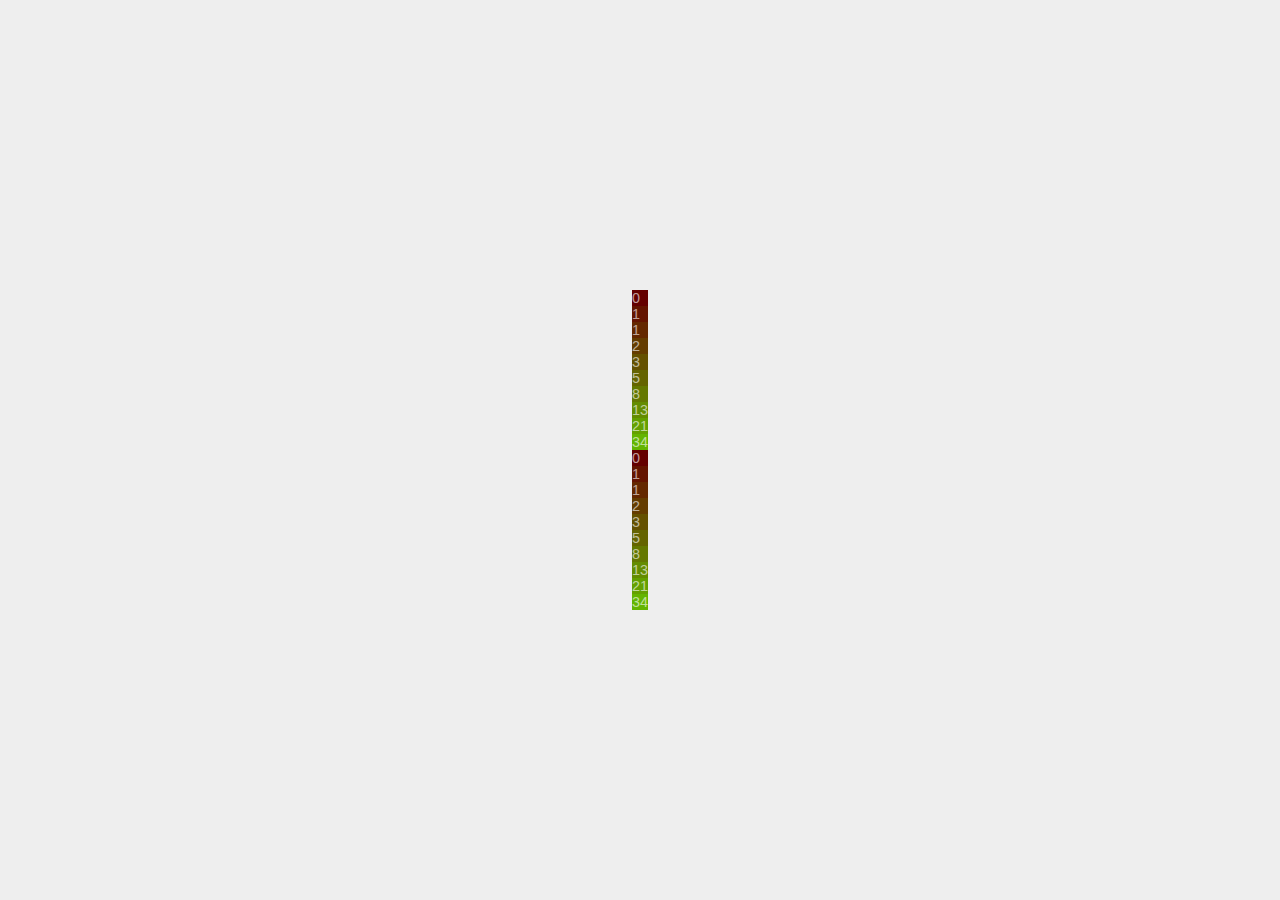
<file: 05_fibonacci-flexbox/index.html>
<!DOCTYPE html>
<html lang="en">
<head>
    <meta charset="UTF-8">
    <meta name="viewport" content="width=device-width, initial-scale=1.0">
    <meta http-equiv="X-UA-Compatible" content="ie=edge">
    <title>Flexbox excersice - Fibonacci Flexbox</title>
    <link rel="stylesheet" href="css/style.css">
</head>
<body>
    <article>
        <section class="box-1">0</section>
        <section class="box-2">1</section>
        <section class="box-3">1</section>
        <section class="box-4">2</section>
        <section class="box-5">3</section>
        <section class="box-6">5</section>
        <section class="box-7">8</section>
        <section class="box-8">13</section>
        <section class="box-9">21</section>
        <section class="box-10">34</section>
    </article>

    <article class="reverse">
        <section class="box-1">0</section>
        <section class="box-2">1</section>
        <section class="box-3">1</section>
        <section class="box-4">2</section>
        <section class="box-5">3</section>
        <section class="box-6">5</section>
        <section class="box-7">8</section>
        <section class="box-8">13</section>
        <section class="box-9">21</section>
        <section class="box-10">34</section>
    </article>

</body>
</html>
</file>
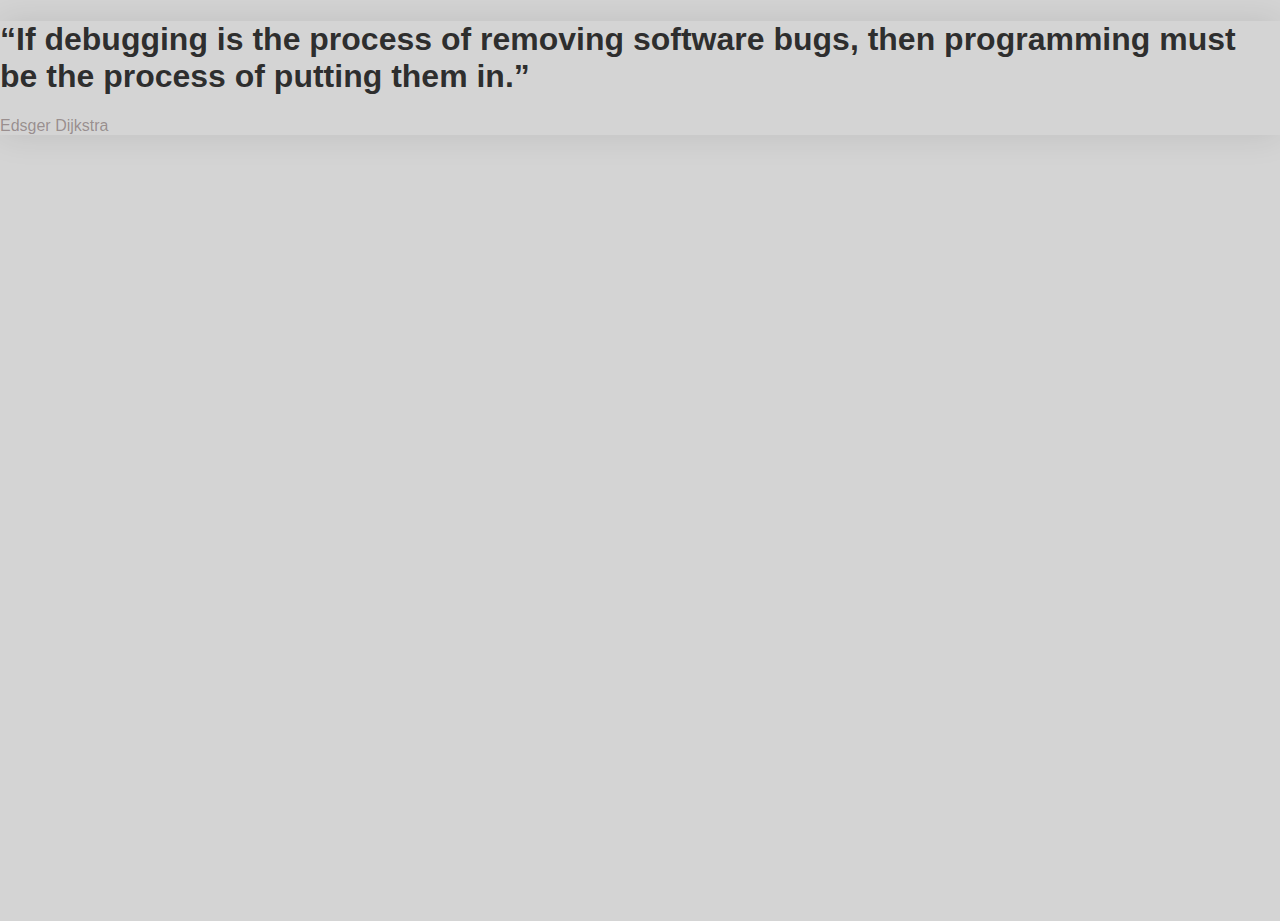
<file: 06_card-with-pager/index.html>
<!DOCTYPE html>
<html lang="en">
<head>
    <meta charset="UTF-8">
    <meta name="viewport" content="width=device-width, initial-scale=1.0">
    <meta http-equiv="X-UA-Compatible" content="ie=edge">
    <title>Flexbox excersice - Card with pager</title>
    <link rel="stylesheet" href="css/style.css">
</head>
<body>
   <article class="card">
       <h1>“If debugging is the process of removing software bugs, then programming must be the process of putting them in.”</h1>
       Edsger Dijkstra
       <footer>
           <a href="#" class="active"></a>
           <a href="#"></a>
           <a href="#"></a>
       </footer>
   </article>

</body>
</html>
</file>
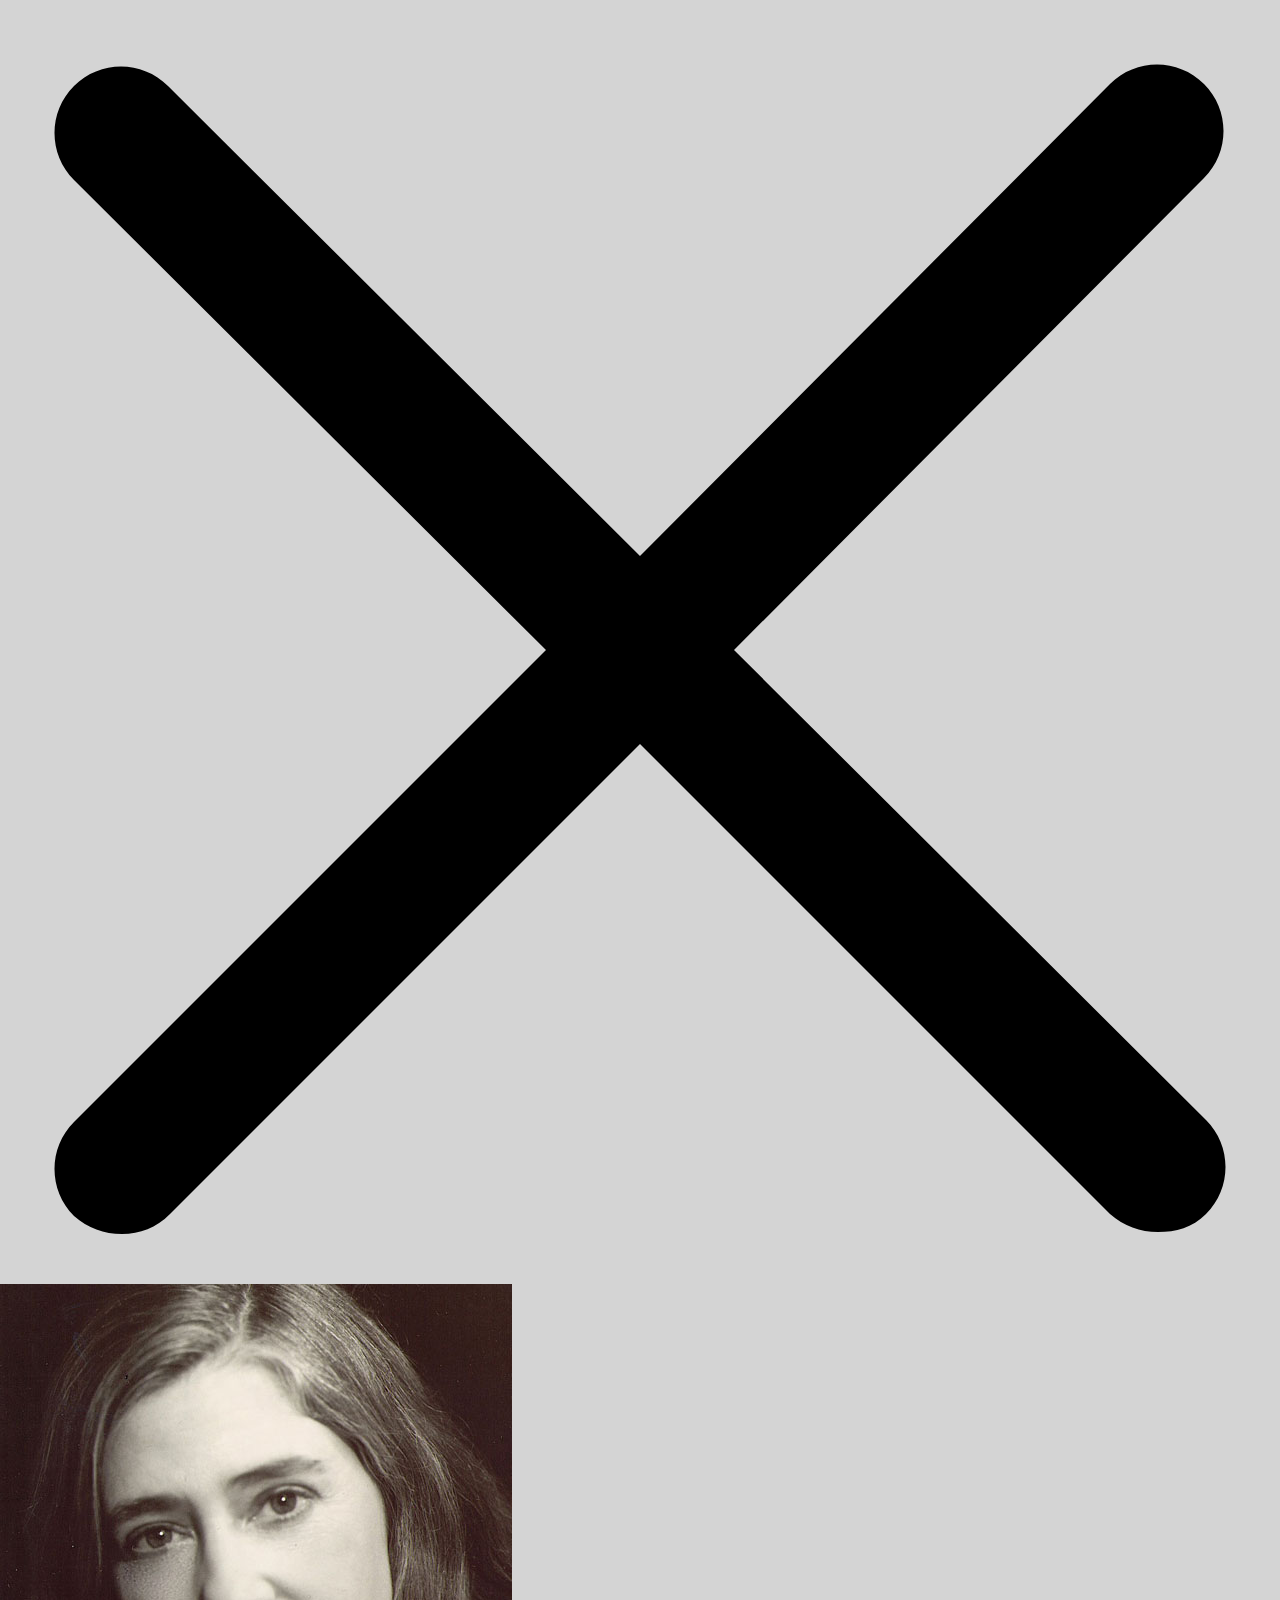
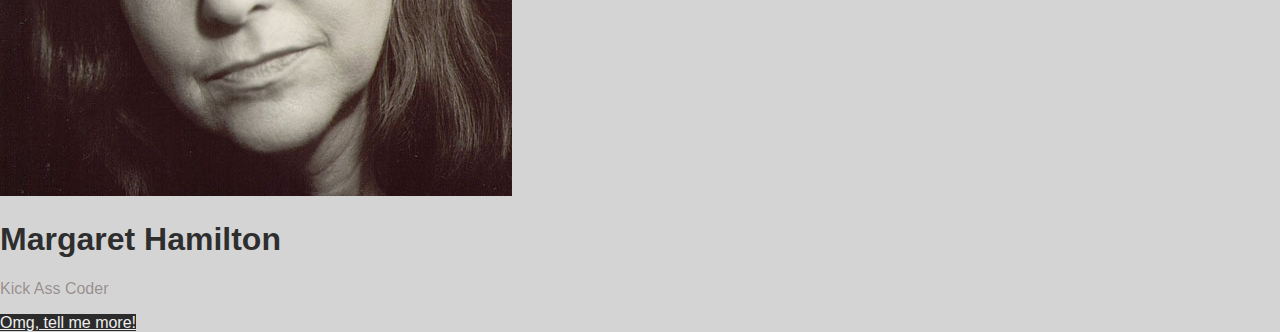
<file: 07_profile-card/index.html>
<!DOCTYPE html>
<html lang="en">
    <head>
        <meta charset="UTF-8" />
        <meta name="viewport" content="width=device-width, initial-scale=1.0" />
        <meta http-equiv="X-UA-Compatible" content="ie=edge" />
        <title>Flexbox excersice - Profile Card</title>
        <link rel="stylesheet" href="css/style.css" />
    </head>
    <body>
        <article class="card">
            <img src="img/close.svg" class="close" alt="close" />
            <img src="img/margaret.jpg" class="profile" alt="person" />
            <h1>Margaret Hamilton</h1>
            <p>Kick Ass Coder</p>
            <a
                href="https://en.wikipedia.org/wiki/Margaret_Hamilton_(software_engineer)"
                >Omg, tell me more!</a
            >
        </article>
    </body>
</html>
</file>
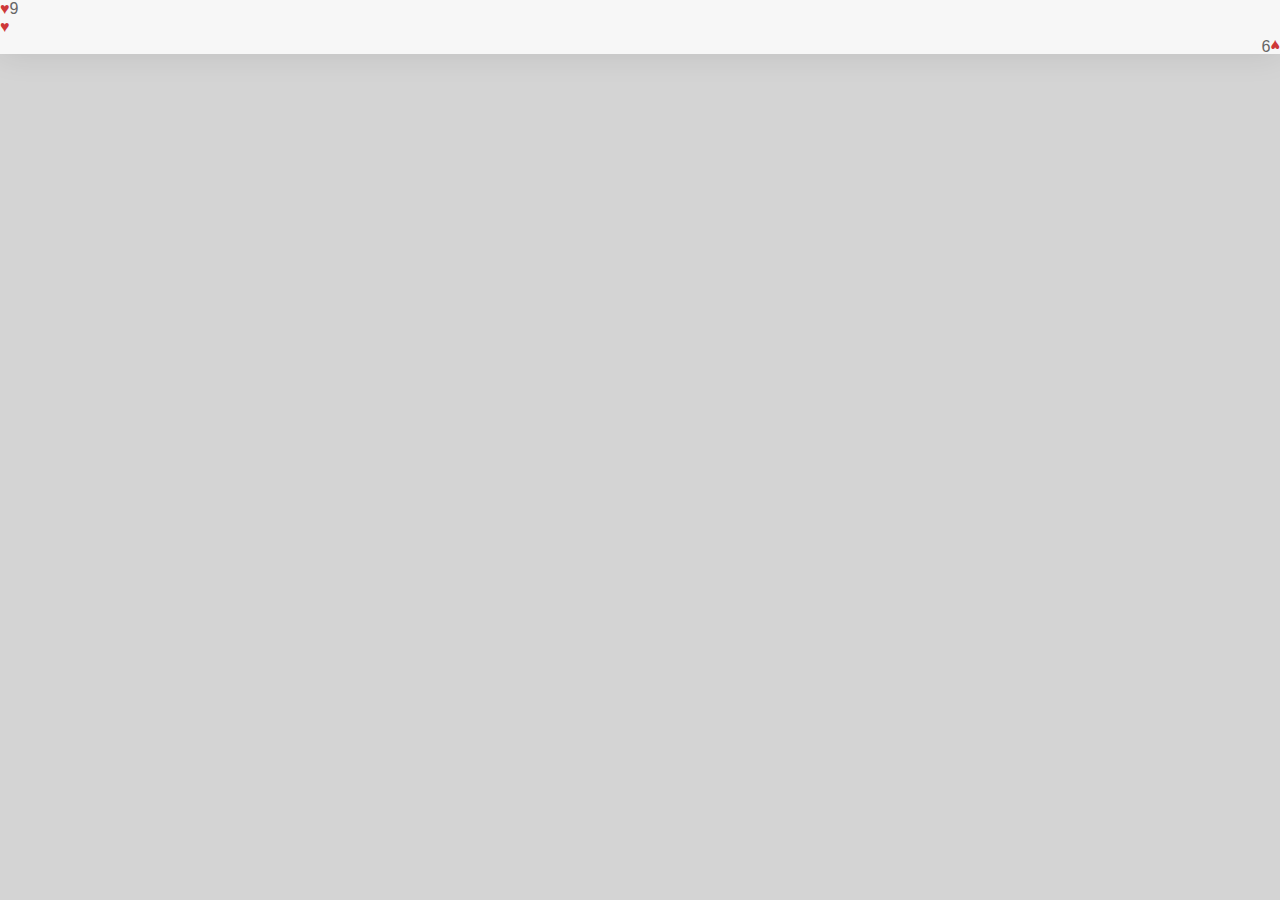
<file: 08_playing-card/index.html>
<!DOCTYPE html>
<html lang="en">
  <head>
    <meta charset="UTF-8" />
    <meta name="viewport" content="width=device-width, initial-scale=1.0" />
    <meta http-equiv="X-UA-Compatible" content="ie=edge" />
    <title>Flexbox excersice - Playing Card</title>
    <link rel="stylesheet" href="css/style.css" />
  </head>
  <body>
    <article class="card">
      <aside class="top">&hearts;<span>9</span></aside>
      <aside>&hearts;</aside>
      <aside class="bottom">&hearts;<span>9</span></aside>
    </article>
  </body>
</html>
</file>
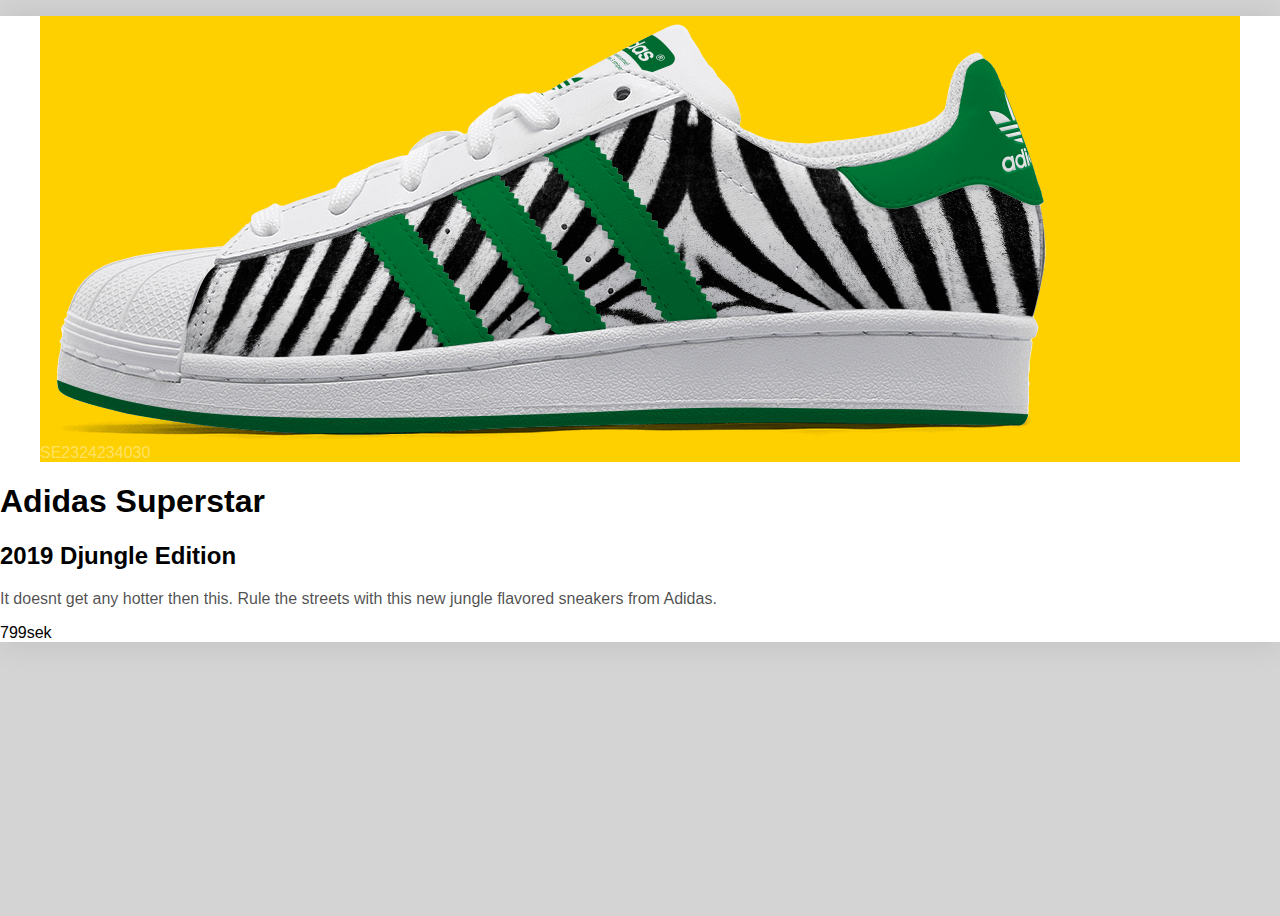
<file: 09_product-component-portrait/index.html>
<!DOCTYPE html>
<html lang="en">
<head>
    <meta charset="UTF-8">
    <meta name="viewport" content="width=device-width, initial-scale=1.0">
    <meta http-equiv="X-UA-Compatible" content="ie=edge">
    <title>Flexbox excersice - Product Component</title>
    <link rel="stylesheet" href="css/style.css">
</head>
<body>
   <article class="product">
    <figure>
        <img src="img/adidas_superstar.png" alt="Adidas Superstar">
        <figcaption>SE2324234030</figcaption>
    </figure>
    <section>
        <h1>Adidas Superstar</h1>
        <h2>2019 Djungle Edition</h2>
        <p>It doesnt get any hotter then this. Rule the streets with this new jungle flavored sneakers from Adidas.</p>
        <aside class="price">799sek</aside>
    </section>
   </article>

</body>
</html>
</file>
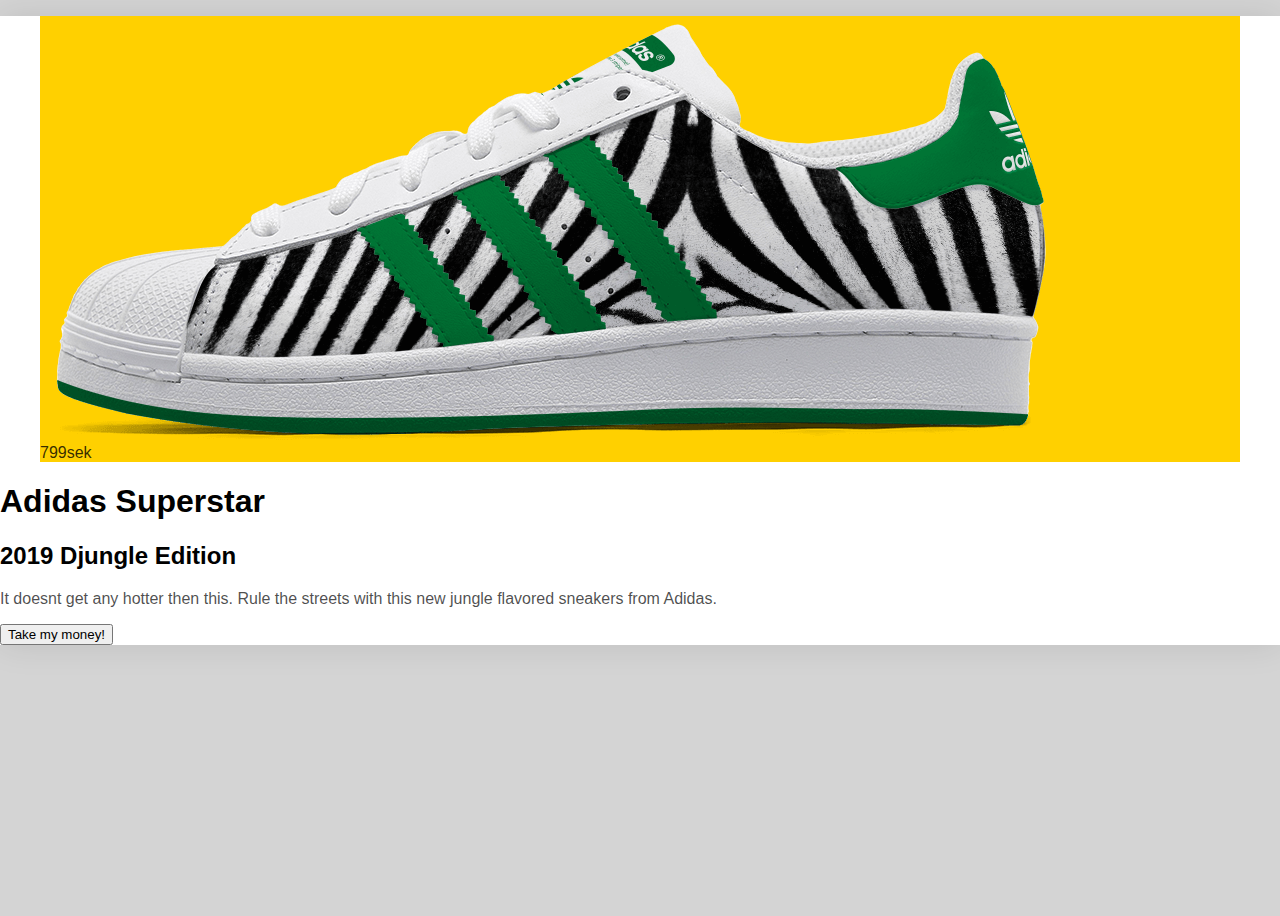
<file: 10_product-component-landscape/index.html>
<!DOCTYPE html>
<html lang="en">
<head>
    <meta charset="UTF-8">
    <meta name="viewport" content="width=device-width, initial-scale=1.0">
    <meta http-equiv="X-UA-Compatible" content="ie=edge">
    <title>Flexbox excersice - Product Component</title>
    <link rel="stylesheet" href="css/style.css">
</head>
<body>
   <article class="product">
    <figure>
        <img src="img/adidas_superstar.png" alt="Adidas Superstar">
        <figcaption>799sek</figcaption>
    </figure>
    <aside>
        <h1>Adidas Superstar</h1>
        <h2>2019 Djungle Edition</h2>
        <p>It doesnt get any hotter then this. Rule the streets with this new jungle flavored sneakers from Adidas.</p>
        <button>Take my money!</button>
    </aside>
   </article>
</body>
</html>
</file>
<file: 05_fibonacci-flexbox/css/style.css>
body {
    margin: 0;
    background: #eee;
    height: 100vh;
    display: flex;
    flex-direction: column;
    justify-content: center;
    align-items: center;
    font-family: 'Gill Sans', 'Gill Sans MT', Calibri, 'Trebuchet MS', sans-serif;
    color: rgba(255, 255, 255, .6);
    font-size: .9rem;
}

article {

}

article.reverse {
    
}

article section {
    
}

article .box-1 {
    background:rgba(100,0,0,1);
    
    
}
article .box-2 { 
    background:rgba(100,20,0,1);

    
}
article .box-3 { 
    background:rgba(100,40,0,1);

    
}
article .box-4 { 
    background:rgba(100,60,0,1);

    
}
article .box-5 { 
    background:rgba(100,80,0,1);

    
}
article .box-6 { 
    background:rgba(100,100,0,1);

    
}
article .box-7 { 
    background:rgba(100,120,0,1);

    
}
article .box-8 { 
    background:rgba(100,140,0,1);

    
}
article .box-9 { 
    background:rgba(100,160,0,1);

    
}
article .box-10 { 
    background:rgba(100,180,0,1);

    
}
</file>
<file: 06_card-with-pager/css/style.css>
body {
    margin: 0;
    background: rgb(212, 212, 212);
    height: 100vh;
    font-family: 'Gill Sans', 'Gill Sans MT', Calibri, 'Trebuchet MS', sans-serif;


}

article.card {
    box-shadow: 0 0 2rem rgba(0,0,0,.1);
    color: rgba(59, 28, 28, 0.4);


}

.card h1 {
    color: rgba(0,0,0,.8);


}

.card footer {

}

.card footer a {
    background: rgba(0,0,0,.4);


}

.card footer a.active {
    background: rgba(0,0,0,.8);
}
</file>
<file: 07_profile-card/css/style.css>
body {
    margin: 0;
    background: rgb(212, 212, 212);
    height: 100vh;
    font-family: 'Gill Sans', 'Gill Sans MT', Calibri, 'Trebuchet MS', sans-serif;


}

article.card {
    box-shadow: 0 0 2rem rgba(0,0,0,.1);
    color: rgba(59, 28, 28, 0.4);


}

.card img.close {

}

.card img.profile {

}

.card h1 {
    color: rgba(0,0,0,.8);


}

.card p {

}

.card a {
    background: rgba(0,0,0,.8);
    color: #eee;
    

}

.card a:hover {
    background: rgba(0,0,0,1);
}
</file>
<file: 08_playing-card/css/style.css>
body {
    margin: 0;
    background: rgb(212, 212, 212);
    height: 100vh;
    font-family: 'Gill Sans', 'Gill Sans MT', Calibri, 'Trebuchet MS', sans-serif;

}

article.card {
    background: #f7f7f7;
    color: rgb(206, 56, 56);
    box-shadow: 0 0 2rem rgba(0,0,0,.1);


}

.card aside {

}

.card aside span {
    color: #666;
}

.card aside.top {

}

.card aside.bottom {
    transform: rotate(180deg);

    
}
</file>
<file: 09_product-component-portrait/css/style.css>
body {
    margin: 0;
    background: rgb(212, 212, 212);
    height: 100vh;
    font-family: 'Gill Sans', 'Gill Sans MT', Calibri, 'Trebuchet MS', sans-serif;


}

article.product {
    background: #fff;
    box-shadow: 0 0 2rem rgba(0,0,0,.1);


}

.product figure {
    background: rgb(255, 208, 0);


}

.product figure img {


}

.product figure figcaption {
    color: rgba(255,255,255,.4);


}

.product section {

}

.product section h1 {

}

.product section h2 {

}

p {
    color: rgba(0,0,0,.7);

}

.price {

}

button {

}

button:hover {

}
</file>
<file: 10_product-component-landscape/css/style.css>
body {
    margin: 0;
    background: rgb(212, 212, 212);
    height: 100vh;
    font-family: 'Gill Sans', 'Gill Sans MT', Calibri, 'Trebuchet MS', sans-serif;
}

article.product {
    background: #fff;
    box-shadow: 0 0 2rem rgba(0,0,0,.1);

}

.product figure {
    background: rgb(255, 208, 0);


}

.product figure img {

}

.product figure figcaption {
    color: rgba(0,0,0,.8);

}

.product aside {

}

.product aside h1 {

}

.product aside h2 {

}

p {
    color: rgba(0,0,0,.7);

}

button {

}

button:hover {

}
</file>
